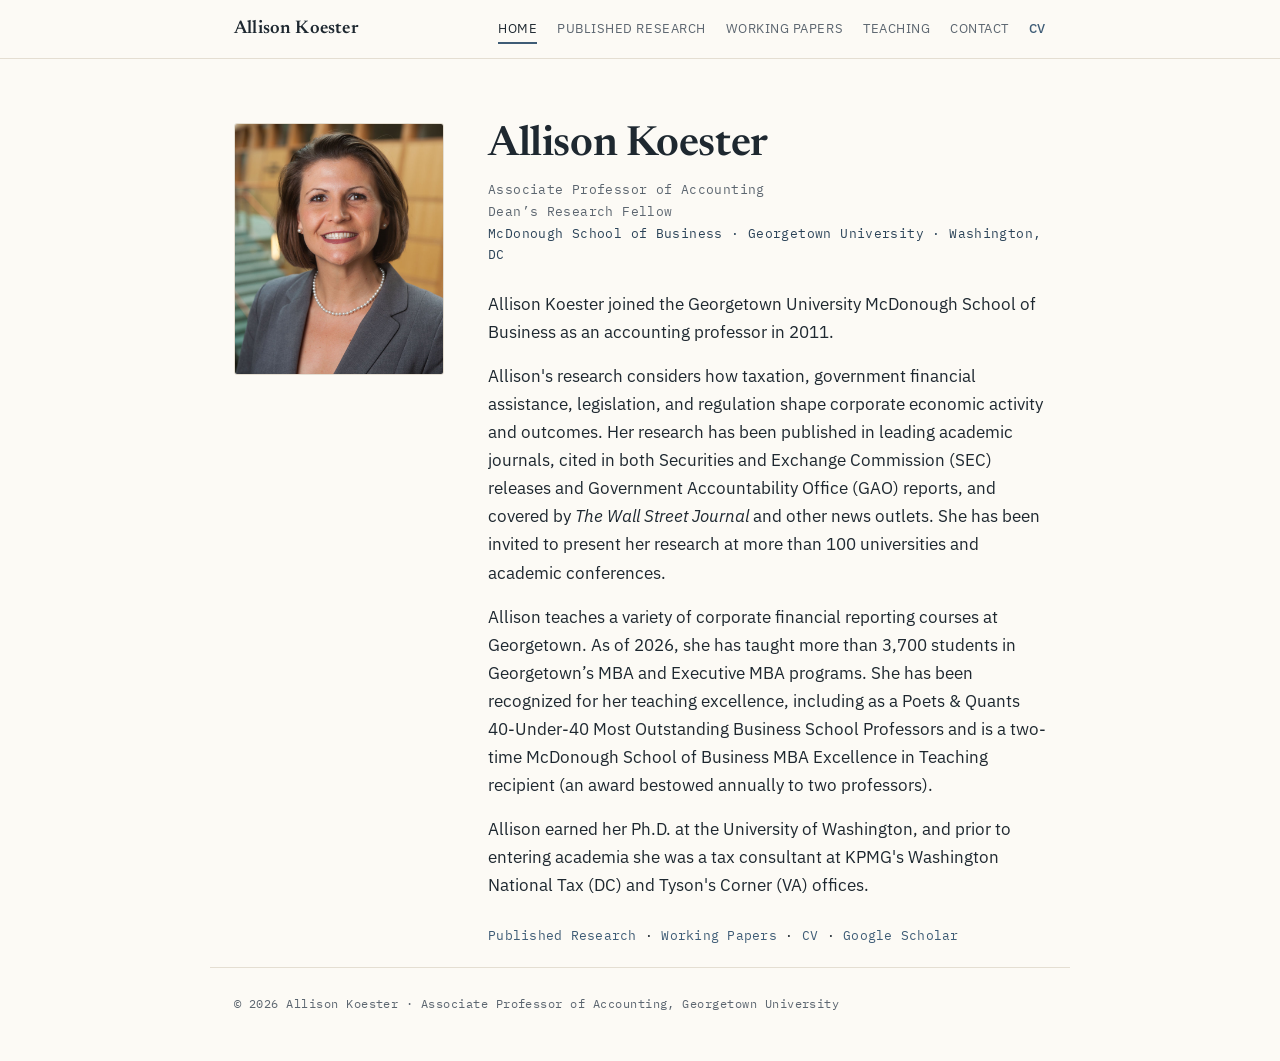
<file: index.html>
<!DOCTYPE html>
<html lang="en">
<head>
<meta charset="UTF-8">
<meta name="viewport" content="width=device-width, initial-scale=1.0">
<meta name="description" content="Allison Koester — Associate Professor of Accounting and Dean's Research Fellow at Georgetown University's McDonough School of Business in Washington, DC.">
<title>Allison Koester</title>
<link rel="preconnect" href="https://fonts.googleapis.com">
<link rel="preconnect" href="https://fonts.gstatic.com" crossorigin>
<link href="https://fonts.googleapis.com/css2?family=Newsreader:ital,opsz,wght@0,6..72,400;0,6..72,500;0,6..72,600;1,6..72,400&family=IBM+Plex+Sans:wght@400;500;600&family=IBM+Plex+Mono:wght@400;500&display=swap" rel="stylesheet">
<link rel="stylesheet" href="styles.css">
</head>
<body>
<header class="nav">
  <div class="nav-inner">
    <a href="index.html" class="brand">Allison Koester</a>
    <nav class="nav-links" aria-label="Primary">
      <a href="index.html" class="active">Home</a>
      <a href="research.html">Published Research</a>
      <a href="working-papers.html">Working Papers</a>
      <a href="teaching.html">Teaching</a>
      <a href="contact.html">Contact</a>
      <a href="CV.pdf" class="cv">CV</a>
    </nav>
  </div>
</header>

<main>
  <section class="hero">
    <div class="portrait">
      <img src="photo.jpg" alt="Allison Koester">
    </div>
    <div>
      <h1>Allison Koester</h1>
      <p class="role">
        Associate Professor of Accounting<br>
        Dean&rsquo;s Research Fellow<br>
        <span class="inst"> McDonough School of Business &middot; Georgetown University &middot; Washington, DC</span>
      </p>
      <div class="bio">
        <p>Allison Koester joined the Georgetown University McDonough School of Business as an accounting professor in 2011. </p>
        <p>Allison's research considers how taxation, government financial assistance, legislation, and regulation shape corporate economic activity and outcomes. 
          Her research has been published in leading academic journals, cited in both Securities and Exchange Commission (SEC) releases and Government Accountability Office (GAO)
          reports, and covered by <em>The Wall Street Journal</em> and other news outlets. She has been invited to present her research at more than 100 universities
          and academic conferences.</p>
        <p>Allison teaches a variety of corporate financial reporting courses at Georgetown. As of 2026, she has taught more than 3,700 students in Georgetown&rsquo;s MBA and 
          Executive MBA programs. She has been recognized for her teaching excellence, including as a Poets &amp; Quants 40-Under-40 Most Outstanding Business 
          School Professors and is a two-time McDonough School of Business MBA Excellence in Teaching recipient (an award bestowed annually to two professors).</p>
        <p>Allison earned her Ph.D. at the University of Washington, and prior to entering academia she was a tax consultant at KPMG's Washington National Tax (DC) and Tyson's Corner (VA) offices.</p>
      </div>
      <p class="quicklinks">
        <a href="research.html">Published Research</a> &middot;
        <a href="working-papers.html">Working Papers</a> &middot;
        <a href="CV.pdf">CV</a> &middot;
        <a href="https://scholar.google.com/citations?user=suxdrxcAAAAJ&amp;hl=en">Google Scholar</a>
      </p>
    </div>
  </section>
</main>

<footer>
  © 2026 Allison Koester &middot; Associate Professor of Accounting, Georgetown University
</footer>
</body>
</html>
</file>
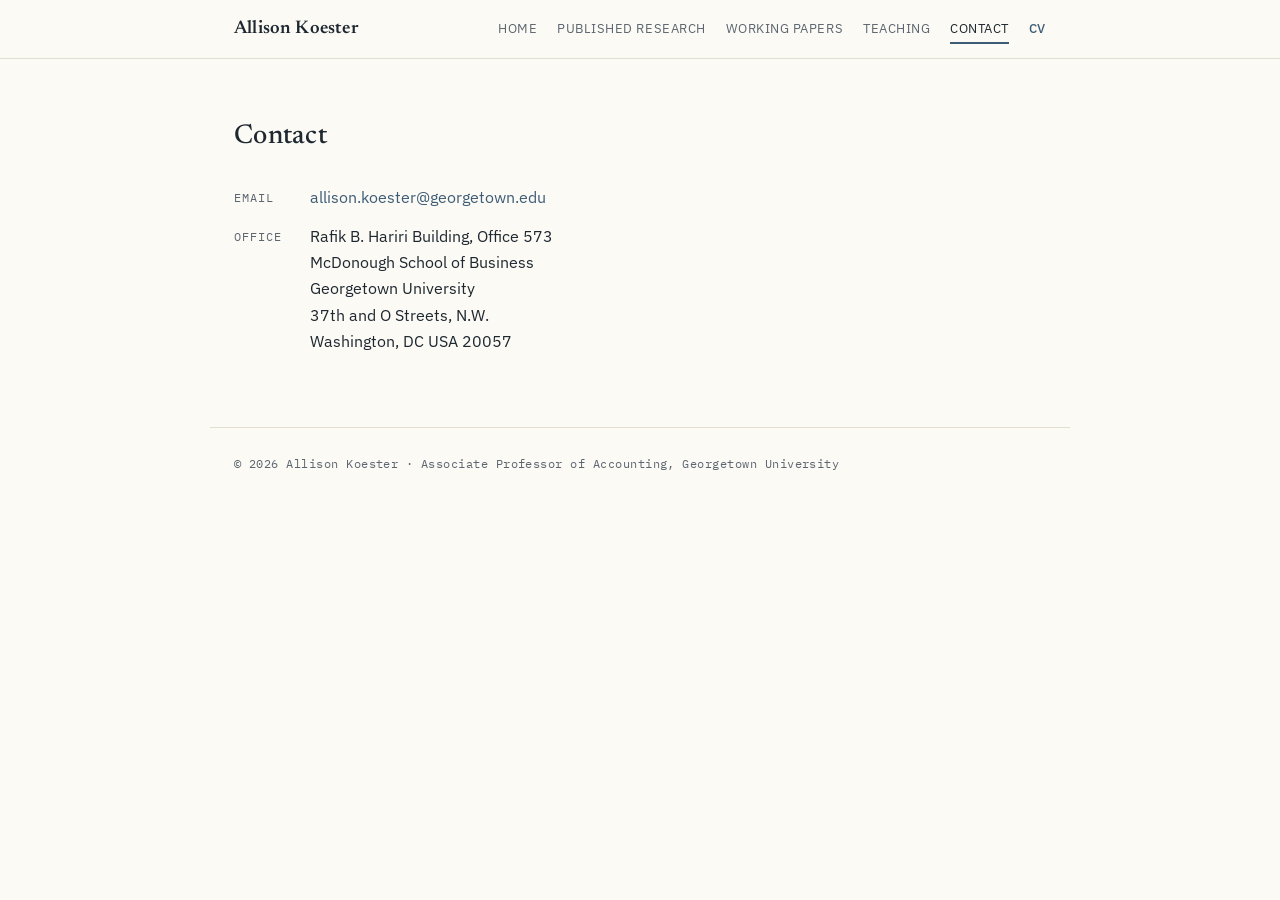
<file: contact.html>
<!DOCTYPE html>
<html lang="en">
<head>
<meta charset="UTF-8">
<meta name="viewport" content="width=device-width, initial-scale=1.0">
<meta name="description" content="Contact Allison Koester, Georgetown University McDonough School of Business.">
<title>Contact — Allison Koester</title>
<link rel="preconnect" href="https://fonts.googleapis.com">
<link rel="preconnect" href="https://fonts.gstatic.com" crossorigin>
<link href="https://fonts.googleapis.com/css2?family=Newsreader:ital,opsz,wght@0,6..72,400;0,6..72,500;0,6..72,600;1,6..72,400&family=IBM+Plex+Sans:wght@400;500;600&family=IBM+Plex+Mono:wght@400;500&display=swap" rel="stylesheet">
<link rel="stylesheet" href="styles.css">
</head>
<body>
<header class="nav">
  <div class="nav-inner">
    <a href="index.html" class="brand">Allison Koester</a>
    <nav class="nav-links" aria-label="Primary">
      <a href="index.html">Home</a>
      <a href="research.html">Published Research</a>
      <a href="working-papers.html">Working Papers</a>
      <a href="teaching.html">Teaching</a>
      <a href="contact.html" class="active">Contact</a>
      <a href="CV.pdf" class="cv">CV</a>
    </nav>
  </div>
</header>

<main>
  <section class="page">
    <h2>Contact</h2>
    <dl class="contact-grid">
      <dt>Email</dt><dd><a href="mailto:allison.koester@georgetown.edu">allison.koester@georgetown.edu</a></dd>
      <dt>Office</dt><dd>Rafik B. Hariri Building, Office 573<br>McDonough School of Business<br>Georgetown University<br>37th and O Streets, N.W. <br>Washington, DC USA 20057</dd>
    </dl>
  </section>
</main>

<footer>
  © 2026 Allison Koester &middot; Associate Professor of Accounting, Georgetown University
</footer>
</body>
</html>
</file>
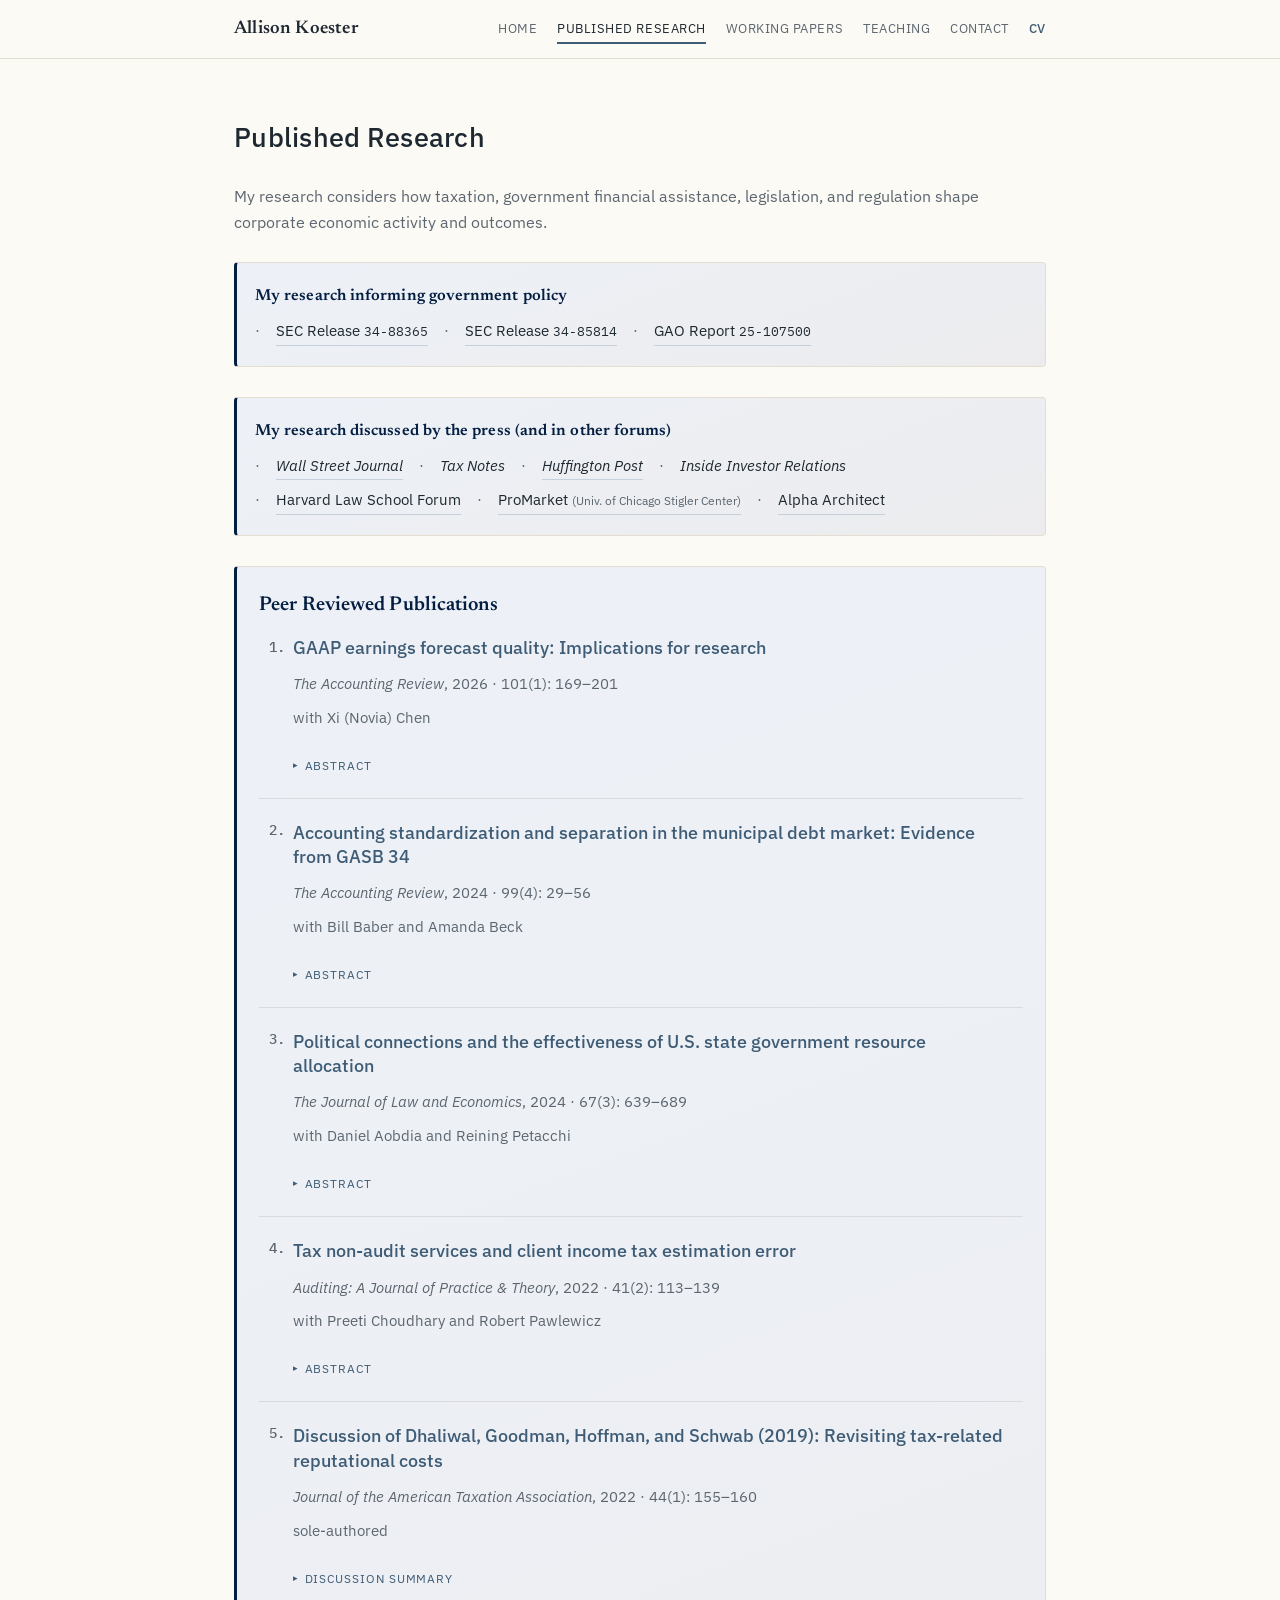
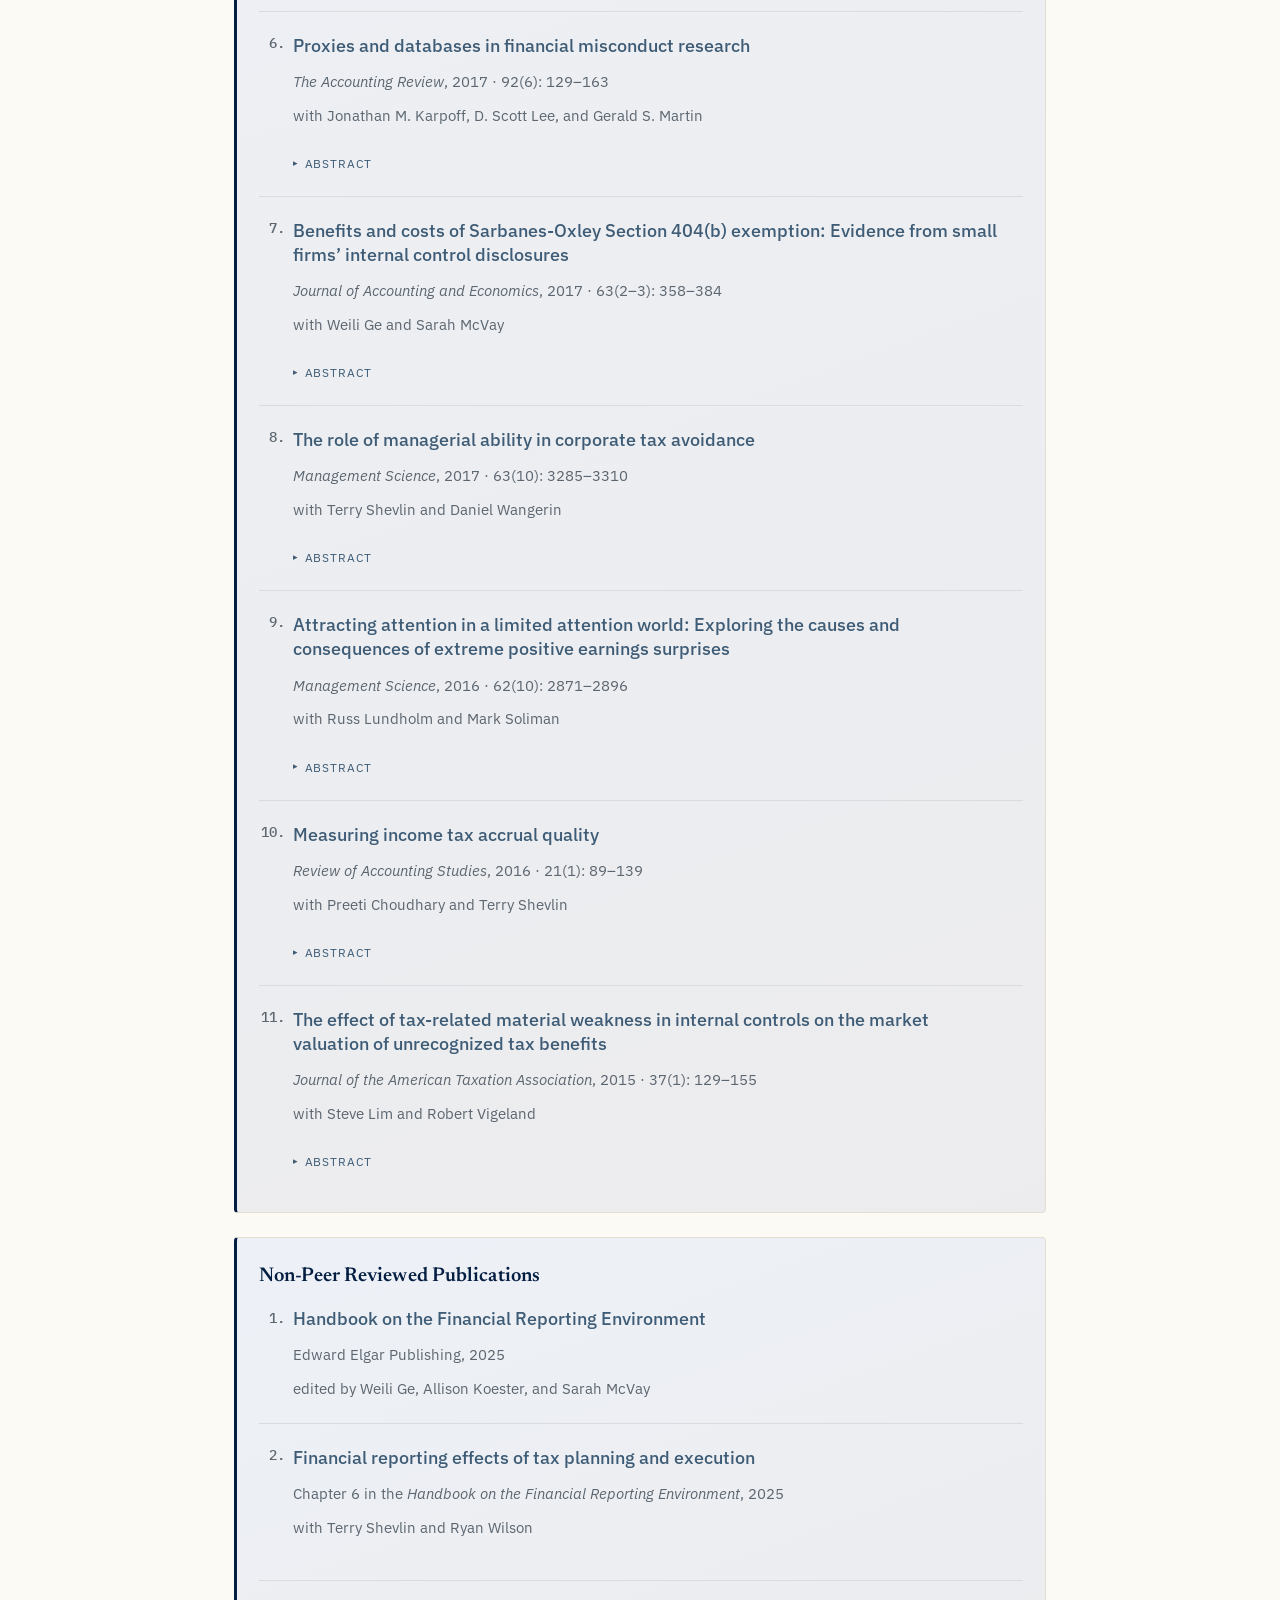
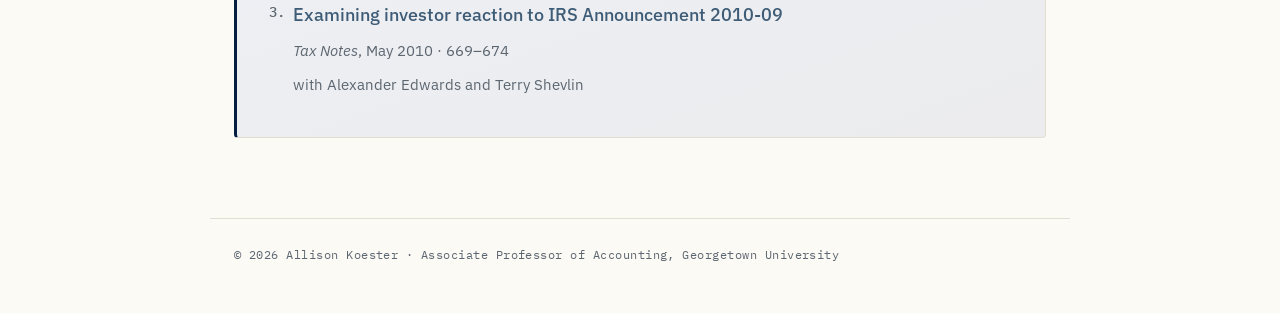
<file: research.html>
<!DOCTYPE html>
<html lang="en">
<head>
<meta charset="UTF-8">
<meta name="viewport" content="width=device-width, initial-scale=1.0">
<meta name="description" content="Peer-reviewed publications of Allison Koester, Georgetown University McDonough School of Business.">
<title>Published Research — Allison Koester</title>
<link rel="preconnect" href="https://fonts.googleapis.com">
<link rel="preconnect" href="https://fonts.gstatic.com" crossorigin>
<link href="https://fonts.googleapis.com/css2?family=Newsreader:ital,opsz,wght@0,6..72,400;0,6..72,500;0,6..72,600;1,6..72,400&family=IBM+Plex+Sans:wght@400;500;600&family=IBM+Plex+Mono:wght@400;500&display=swap" rel="stylesheet">
<link rel="stylesheet" href="styles.css">
<style>
  /* Published Research page: unify all content to a single typeface */
  .page .eyebrow,
  .page h2,
  .page .subhead,
  .page .paper .meta,
  .page .disclosures summary{
    font-family:"IBM Plex Sans",system-ui,sans-serif;
  }
  /* Journal (meta) line: match authors line — same font, size, weight, color */
  .page .paper .meta{
    font-size:.95rem;letter-spacing:normal;color:var(--ink-soft);margin-top:6px;
  }
  .page .paper .meta a{font-family:inherit;font-size:inherit;letter-spacing:normal;}
  /* Paper titles: enlarge relative to authors/meta */
  .page .paper .title{font-size:1.12rem;line-height:1.35;}
  .page .paper .title a{font-weight:500;}
  /* Authors line spacing (now sits below the journal) */
  .page .paper .authors{margin-top:4px;}
  /* Number papers within each subsection; reset at every h2/subhead */
  .page{counter-reset:paperno;}
  .page h2,
  .page h3.subhead{counter-reset:paperno;}
  .page .paper{counter-increment:paperno;position:relative;padding-left:34px;}
  .page .paper::before{
    content:counter(paperno) ".";
    position:absolute;left:0;top:20px;
    font-family:"IBM Plex Mono",monospace;font-size:.85rem;font-weight:500;
    color:var(--ink-soft);width:26px;text-align:right;
  }
  .page .paper:first-of-type::before{top:0;}

  /* Press & Policy strip */
  .pressbar{
    margin:20px 0 30px;padding:14px 18px;
    border:1px solid var(--rule);border-left:3px solid #041E42;
    background:linear-gradient(160deg,#EDF1F7,#ECECEE);
    border-radius:4px;
  }
  .pressbar .pbrow{padding:6px 0;}
  .pressbar .pbrow + .pbrow{border-top:1px solid #D9DBDE;margin-top:8px;padding-top:14px;}
  .pressbar .plabel{
    display:block;font-family:"Newsreader",serif;font-weight:600;font-size:1rem;
    letter-spacing:.005em;text-transform:none;color:#041E42;margin-bottom:10px;
  }
  .pressbar .plogos{
    list-style:none;margin:0;padding:0;
    display:flex;flex-wrap:wrap;gap:8px 16px;
    font-size:.92rem;color:var(--ink);
  }
  .pressbar .plogos li{display:inline-flex;align-items:baseline;gap:5px;}
  .pressbar .plogos li::before{
    content:"\00B7";color:var(--ink-soft);margin-right:11px;
  }
  .pressbar .plogos li:first-child::before{margin-left:0;}
  .pressbar .plogos a{color:var(--ink);text-decoration:none;border-bottom:1px solid #C6D0DB;padding-bottom:1px;}
  .pressbar .plogos a:hover{color:#041E42;border-bottom-color:#041E42;}
  .pressbar .pn{font-family:"IBM Plex Mono",monospace;font-size:.82rem;color:var(--ink-soft);}
  .pressbar .plogos a .pn{color:inherit;}
  .pressbar .psub{font-size:.78rem;color:var(--ink-soft);}
  /* Publications boxes (peer-reviewed / non-peer-reviewed) */
  .pubbox{
    margin:0 0 24px;padding:22px 22px 18px;
    border:1px solid var(--rule);border-left:3px solid #041E42;
    background:linear-gradient(160deg,#EDF1F7,#ECECEE);
    border-radius:4px;
    counter-reset:paperno;
  }
  .pubbox .pubs-head{
    font-family:"Newsreader",serif;font-weight:600;font-size:1.25rem;
    color:#041E42;letter-spacing:.005em;margin:0 0 14px;padding:0;border:none;
  }
  .pubbox .paper{border-top:1px solid #D9DBDE;}
  .pubbox .paper:first-of-type{border-top:none;}
</style>
</head>
<body>
<header class="nav">
  <div class="nav-inner">
    <a href="index.html" class="brand">Allison Koester</a>
    <nav class="nav-links" aria-label="Primary">
      <a href="index.html">Home</a>
      <a href="research.html" class="active">Published Research</a>
      <a href="working-papers.html">Working Papers</a>
      <a href="teaching.html">Teaching</a>
      <a href="contact.html">Contact</a>
      <a href="CV.pdf" class="cv">CV</a>
    </nav>
  </div>
</header>

<main>
  <section class="page">
    <h2>Published Research</h2>
    <p class="section-lead">My research considers how taxation, government financial assistance, legislation, and regulation shape corporate economic activity and outcomes.</p>
    <div class="pressbar">
      <div class="pbrow">
        <span class="plabel">My research informing government policy</span>
        <ul class="plogos">
          <li><a href="https://www.sec.gov/rules/final/2020/34-88365.pdf">SEC Release <span class="pn">34-88365</span></a></li>
          <li><a href="https://www.sec.gov/rules/proposed/2019/34-85814.pdf">SEC Release <span class="pn">34-85814</span></a></li>
          <li><a href="https://www.gao.gov/products/gao-25-107500">GAO Report <span class="pn">25-107500</span></a></li>
        </ul>
      </div>
    </div>

    <div class="pressbar">
      <div class="pbrow">
        <span class="plabel">My research discussed by the press (and in other forums)</span>
        <ul class="plogos">
          <li><a href="https://www.wsj.com/articles/sec-moves-to-ease-accounting-requirements-for-smaller-companies-11557411945"><em>Wall Street Journal</em></a></li>
          <li><em>Tax Notes</em></li>
          <li><a href="http://www.huffingtonpost.com/allison-koester/managers-save-money_b_5226798.html"><em>Huffington Post</em></a></li>
          <li><em>Inside Investor Relations</em></li>
          <li><a href="https://corpgov.law.harvard.edu/2017/06/01/proxies-and-databases-in-financial-misconduct-research/">Harvard Law School Forum</a></li>
          <li><a href="https://promarket.org/who-benefits-when-state-governments-award-incentives-to-politically-connected-companies/">ProMarket <span class="psub">(Univ. of Chicago Stigler Center)</span></a></li>
          <li><a href="https://alphaarchitect.com/2018/01/22/academic-research-insight-results-financial-misconduct-depend-database-one-uses/">Alpha Architect</a></li>
        </ul>
      </div>
    </div>

        <div class="pubbox">
      <h3 class="pubs-head">Peer Reviewed Publications</h3>
      <div class="paper">
      <div class="title"><a href="https://doi.org/10.2308/TAR-2021-0646">GAAP earnings forecast quality: Implications for research</a></div>
      <div class="meta"><em>The Accounting Review</em>, 2026 &middot; 101(1): 169&ndash;201</div>
      <div class="authors">with Xi (Novia) Chen</div>
      <div class="disclosures">
        <details class="abstract"><summary>Abstract</summary><p>We examine the implications of GAAP earnings forecast quality for accounting research. Using a tax law change with an estimable and material GAAP earnings impact, we find that analysts’ GAAP forecasts generally fail to incorporate this impact, whereas investors respond promptly, suggesting that GAAP forecasts omit earnings information deemed relevant by investors and are of low quality. Analyzing quarterly GAAP forecasts from 2004–2019 and classifying GAAP forecasts that equal their street counterparts when GAAP and street actuals differ as low quality, we again find widespread low GAAP forecast quality. Low quality GAAP forecasts affect research inferences: they dampen GAAP earnings response coefficient (ERC) estimates, reduce the explanatory power of GAAP surprises for returns, affect inferences regarding market rewards for meeting-or-beating via exclusions, and understate the extent that GAAP forecasts incorporate exclusion components. We propose two strategies to mitigate the adverse effects of low quality GAAP forecasts on research inferences.</p></details>
        <details class="finding hidden"><summary>Key empirical finding</summary><div class="figure">[Add a figure or table here]</div></details>
      </div>
    </div>

      <div class="paper">
      <div class="title"><a href="https://doi.org/10.2308/TAR-2021-0472">Accounting standardization and separation in the municipal debt market: Evidence from GASB 34</a></div>
      <div class="meta"><em>The Accounting Review</em>, 2024 &middot; 99(4): 29&ndash;56</div>
      <div class="authors">with Bill Baber and Amanda Beck</div>
      <div class="disclosures">
        <details class="abstract"><summary>Abstract</summary><p>Governmental Accounting Standards Board Statement No. 34 (GASB 34, 1999) standardized financial reporting and disclosure requirements for U.S. state and local governments. We interpret debt issuing patterns surrounding GASB 34 implementation as evidence of strategic behavior by governments in anticipation of GASB 34 consequences. Specifically, governments that expected more favorable post-GASB 34 evaluations by municipal bond investors delayed new uninsured debt issues until after, whereas governments that expected less favorable evaluations accelerated debt issues to before, GASB 34 information became publicly available. Governments expecting favorable consequences were more likely than governments expecting adverse consequences to substitute away from insured debt and toward uninsured debt, and to choose new debt financing rather than alternative financing sources following GASB 34. These findings are consistent with the notion that expectations about GASB 34 consequences were realized, and that standardization created through GASB 34 facilitated separation in the municipal debt market.</p></details>
        <details class="finding hidden"><summary>Key empirical finding</summary><div class="figure">[Add a figure or table here]</div></details>
      </div>
    </div>

    <div class="paper">
      <div class="title"><a href="https://doi.org/10.1086/730425">Political connections and the effectiveness of U.S. state government resource allocation</a></div>
      <div class="meta"><em>The Journal of Law and Economics</em>, 2024 &middot; 67(3): 639&ndash;689</div>
      <div class="authors">with Daniel Aobdia and Reining Petacchi</div>
      <div class="disclosures">
        <details class="abstract"><summary>Abstract</summary><p>We find that US state governments allocate economic incentive awards disproportionally to firms that are politically connected to state politicians and that these political connections distort the effectiveness of resource allocation. A connected firm is more than three times more likely than an unconnected firm to receive an incentive award, and the award amount is 51 percent larger. This relation is robust to unexpected gubernatorial departures and close gubernatorial elections for which endogeneity is less of a concern. Importantly, unconnected firms that receive awards generate 1.5–2.0 times greater future job growth, and only awards to unconnected firms are associated with job spillover to other industries and long-run aggregate local economic growth. Connected awards are more likely and larger when politicians’ motives appear self-serving. Collectively these findings suggest that awarding economic incentives to politically connected firms is not an effective use of state taxpayers’ funds.</p></details> 
        <details class="finding hidden"><summary>Key empirical finding</summary><div class="figure">[Add a figure or table here]</div></details>
      </div>
    </div>

    <div class="paper">
      <div class="title"><a href="https://doi.org/10.2308/AJPT-2020-071">Tax non-audit services and client income tax estimation error</a></div>
      <div class="meta"><em>Auditing: A Journal of Practice &amp; Theory</em>, 2022 &middot; 41(2): 113&ndash;139</div>
      <div class="authors">with Preeti Choudhary and Robert Pawlewicz</div>
      <div class="disclosures">
        <details class="abstract"><summary>Abstract</summary><p>The provision of non-audit services (NAS) to audit clients can generate knowledge spillovers that enhance auditors’ judgments or self-review and self-interest threats that impair auditors’ independence. Prior research finds mixed evidence of a relation between tax NAS and clients’ (actual and potential) material GAAP violations in accounting for income taxes. As auditors are likely to avoid material GAAP violations, we re-examine this issue using a measure that reflects immaterial or within-GAAP estimation error in clients’ income tax expense. We find that greater amounts of tax NAS are associated with greater income tax estimation error, consistent with tax NAS threating auditors’ independence. The association is partially offset by auditor expertise and concentrated in engagements where auditors face both self-review and self-interest threats. Our findings inform the ongoing policy debate regarding whether accounting firms should provide tax NAS to their audit clients.</p></details>
        <details class="finding hidden"><summary>Key empirical finding</summary><div class="figure">[Add a figure or table here]</div></details>
      </div>
    </div>

    <div class="paper">
      <div class="title"><a href="https://meridian.allenpress.com/jata/article/44/1/155/479523/Discussion-of-Dhaliwal-Goodman-Hoffman-and-Schwab">Discussion of Dhaliwal, Goodman, Hoffman, and Schwab (2019): Revisiting tax-related reputational costs</a></div>
      <div class="meta"><em>Journal of the American Taxation Association</em>, 2022 &middot; 44(1): 155&ndash;160</div>
      <div class="authors">sole-authored</div>
      <div class="disclosures">
        <details class="abstract"><summary>Discussion Summary</summary><p>Dhaliwal et al. (2022) (hereafter DGHS) examine whether firms incur tax-related reputational costs by focusing on the year 2011 —a period of U.S. socioeconomic unrest characterized by widespread protests. The authors present findings consistent with the media and investors imposing tax-related reputational costs on firms, and firms responding to and managing these tax-related reputational costs. My discussion of DGHS focuses on two primary observations: the validity of 2011 as a setting for identifying tax-related reputational costs, and challenges associated with measuring tax-related reputational costs. DGHS contribute to the taxavoidance literature by furthering our understanding of whether and when tax-related reputational costs exist. More broadly, the paper highlights the need to consider whether, and more importantly why, time-series variation in the relation between dependent and independent variables exists. I applaud the authors for tackling an important research question and introducing key aspects of sociology research into the accounting literature.</p></details>
        <details class="finding hidden"><summary>Key empirical finding</summary><div class="figure">[Add a figure or table here]</div></details>
      </div>
    </div>

    <div class="paper">
      <div class="title"><a href="https://doi.org/10.2308/accr-51766">Proxies and databases in financial misconduct research</a></div>
      <div class="meta"><em>The Accounting Review</em>, 2017 &middot; 92(6): 129&ndash;163</div>
      <div class="authors">with Jonathan M. Karpoff, D. Scott Lee, and Gerald S. Martin</div>
      <div class="disclosures">
        <details class="abstract"><summary>Abstract</summary><p>An extensive literature examines the causes and effects of financial misconduct based on samples drawn from four popular databases that identify restatements, securities class action lawsuits, and Accounting and Auditing Enforcement Releases (AAERs). We show that the results from empirical tests can depend on which database is accessed. To examine the causes of such discrepancies, we compare the information in each database to a detailed sample of 1,243 case histories in which regulators brought enforcement actions for financial misrepresentation. These comparisons allow us to identify, measure, and estimate the economic importance of four features of each database that affect inferences from empirical tests. We show the extent to which each database is subject to these concerns and offer suggestions for researchers using these databases.</p></details>
        <details class="finding hidden"><summary>Key empirical finding</summary><div class="figure">[Add a figure or table here]</div></details>
      </div>
    </div>

    <div class="paper">
      <div class="title"><a href="https://dx.doi.org/10.1016/j.jacceco.2017.01.001">Benefits and costs of Sarbanes-Oxley Section 404(b) exemption: Evidence from small firms&rsquo; internal control disclosures</a></div>
      <div class="meta"><em>Journal of Accounting and Economics</em>, 2017 &middot; 63(2&ndash;3): 358&ndash;384</div>
      <div class="authors">with Weili Ge and Sarah McVay</div>
      <div class="disclosures">
        <details class="abstract"><summary>Abstract</summary><p>We quantify measurable benefits and costs of exempting firms from auditor oversight of internal control effectiveness disclosures.We measure the benefit of exemption as an aggregate $388 million in audit fee savings from 2007–2014. The costs stem from internal control misreporting: an aggregate $719 million of lower operating performance due to non-remediation and a $935 million delay in aggregate market value decline due to the failure to disclose ineffective internal controls. The audit fee savings benefit shareholders of all exempt firms, whereas the costs are borne by shareholders of only a fraction of exempt firms (the internal control misreporters).</p></details>
        <details class="finding hidden"><summary>Key empirical finding</summary><div class="figure">[Add a figure or table here]</div></details>
      </div>
    </div>

    <div class="paper">
      <div class="title"><a href="https://doi.org/10.1287/mnsc.2016.2510">The role of managerial ability in corporate tax avoidance</a></div>
      <div class="meta"><em>Management Science</em>, 2017 &middot; 63(10): 3285&ndash;3310</div>
      <div class="authors">with Terry Shevlin and Daniel Wangerin</div>
      <div class="disclosures">
        <details class="abstract"><summary>Abstract</summary><p>Most prior studies model tax avoidance as a function of firm-level characteristics and do not consider how individual executive characteristics affect tax avoidance. This paper investigates whether executives with superior ability to efficiently manage corporate resources engage in greater tax avoidance. Our results show that moving from the lower to upper quartile of managerial ability is associated with a 3.15% (2.50%) reduction in a firm’s one-year (five-year) cash effective tax rate. We examine how higher-ability managers reduce income tax payments and find that they engage in greater state tax planning activities, shift more income to foreign tax havens, make more research and development credit claims, and make greater investments in assets that generate accelerated depreciation deductions. Identifying a manager characteristic related to firms’ tax policy decisions adds to our understanding of the factors that explain the substantial variation in corporate income tax payments across firms.</p></details>
        <details class="finding hidden"><summary>Key empirical finding</summary><div class="figure">[Add a figure or table here]</div></details>
      </div>
    </div>

    <div class="paper">
      <div class="title"><a href="http://dx.doi.org/10.1287/mnsc.2015.2286">Attracting attention in a limited attention world: Exploring the causes and consequences of extreme positive earnings surprises</a></div>
      <div class="meta"><em>Management Science</em>, 2016 &middot; 62(10): 2871&ndash;2896</div>
      <div class="authors">with Russ Lundholm and Mark Soliman</div>
      <div class="disclosures">
        <details class="abstract"><summary>Abstract</summary><p>We investigate why extreme positive earnings surprises occur and the consequences of these events. We posit that managers know before analysts when extremely good earnings news is developing, but can have incentives to allow the earnings news to surprise the market at the earnings announcement. In particular, managers can use an extreme positive earnings surprise to attract investor attention when they believe their stock is neglected and future performance is expected to be strong. Analysts, who must allocate scarce resources across many firms, can also be inattentive and miss signals that suggest good performance is going to be announced. Using various proxies for extreme positive earnings surprises, management expectations for future performance and desire for attention, and analyst neglect, we find evidence that an extreme positive earnings surprise is a predictable event. These findings are incremental to controlling for a firm’s information environment, earnings volatility, and operating leverage. Finally, we show that extreme positive earnings surprises are a successful method for attracting attention, with significant increases in the number of institutional owners, the number of analysts, and trading volume during the subsequent three years.</p></details>
        <details class="finding hidden"><summary>Key empirical finding</summary><div class="figure">[Add a figure or table here]</div></details>
      </div>
    </div>

    <div class="paper">
      <div class="title"><a href="https://doi.org/10.1007/s11142-015-9336-9">Measuring income tax accrual quality</a></div>
      <div class="meta"><em>Review of Accounting Studies</em>, 2016 &middot; 21(1): 89&ndash;139</div>
      <div class="authors">with Preeti Choudhary and Terry Shevlin</div>
      <div class="disclosures">
        <details class="abstract"><summary>Abstract</summary><p>We develop and validate a measure of tax accrual quality. Tax accrual quality captures variation in the extent to which the income tax accrual maps into income tax-related cash flows, with lower variation indicating a higher quality tax accrual. Low tax accrual quality arises from (1) management estimation error and (2) financial reporting standards that lead to differences between income tax expense and income tax cash flows not captured by deferred tax assets and liabilities. We validate our tax accrual quality measure by showing it is associated with firm characteristics that capture both constructs and by demonstrating it predicts future tax-related restatements and internal control material weaknesses. We illustrate the importance of our measure by showing that investors view tax expense as more informative in firms with better tax accrual quality. Future researchers can use tax accrual quality to address questions related to estimation error in the income tax account.</p></details>
        <details class="finding hidden"><summary>Key empirical finding</summary><div class="figure">[Add a figure or table here]</div></details>
      </div>
    </div>

    <div class="paper">
      <div class="title"><a href="https://dx.doi.org/10.2308/atax-50952">The effect of tax-related material weakness in internal controls on the market valuation of unrecognized tax benefits</a></div>
      <div class="meta"><em>Journal of the American Taxation Association</em>, 2015 &middot; 37(1): 129&ndash;155</div>
      <div class="authors">with Steve Lim and Robert Vigeland</div>
      <div class="disclosures">
        <details class="abstract"><summary>Abstract</summary><p>This paper examines the effect of tax-related material weakness in internal controls (MWIC) over financial reporting investors’ valuation of unrecognized tax benefits (UTBs). Firms are required to record a UTB when their uncertain tax positions are unlikely to be sustained upon tax return audit. While Koester (2012) finds that investors positively value UTBs, we posit that a tax-related MWIC represents information risk in the tax account, reducing the value-relevance of UTBs. We predict that the positive relation between market value of equity and UTBs is attenuated when firms report a tax-related MWIC, and our empirical tests reveal that the relation is completely mitigated in the presence of a tax-related MWIC. Falsification tests confirm that non-taxrelated MWICs do not attenuate the positive relation between market value of equity and UTBs, consistent with tax-related MWICs capturing low information quality specific to the tax account. </p></details>
        <details class="finding hidden"><summary>Key empirical finding</summary><div class="figure">[Add a figure or table here]</div></details>
      </div>
    </div>

    </div>

    <div class="pubbox">
      <h3 class="pubs-head">Non-Peer Reviewed Publications</h3>

    <div class="paper">
      <div class="title"><a href="https://www.e-elgar.com/shop/usd/handbook-on-the-financial-reporting-environment-9781800888678.html">Handbook on the Financial Reporting Environment</a></div>
      <div class="meta">Edward Elgar Publishing, 2025</div>
      <div class="authors">edited by Weili Ge, Allison Koester, and Sarah McVay</div>
    </div>

    <div class="paper">
      <div class="title"><a href="https://ssrn.com/abstract=5023922">Financial reporting effects of tax planning and execution</a></div>
      <div class="meta">Chapter 6 in the <em>Handbook on the Financial Reporting Environment</em>, 2025</div>
      <div class="authors">with Terry Shevlin and Ryan Wilson</div>
      <div class="disclosures">
        <details class="finding hidden"><summary>Abstract</summary><p>[Paste abstract here]</p></details>
        <details class="finding hidden"><summary>Key empirical finding</summary><div class="figure">[Add a figure or table here]</div></details>
      </div>
    </div>

    <div class="paper">
      <div class="title"><a href="https://www.taxnotes.com/tax-notes-transfer-pricing-center/information-reporting/examining-investor-reaction-irs-announcement-2010-09/2010/05/11/jsfb">Examining investor reaction to IRS Announcement 2010-09</a></div>
      <div class="meta"><em>Tax Notes</em>, May 2010 &middot; 669&ndash;674</div>
      <div class="authors">with Alexander Edwards and Terry Shevlin</div>
    </div>
  </div>
  </section>
</main>

<footer>
  © 2026 Allison Koester &middot; Associate Professor of Accounting, Georgetown University
</footer>
</body>
</html>
</file>
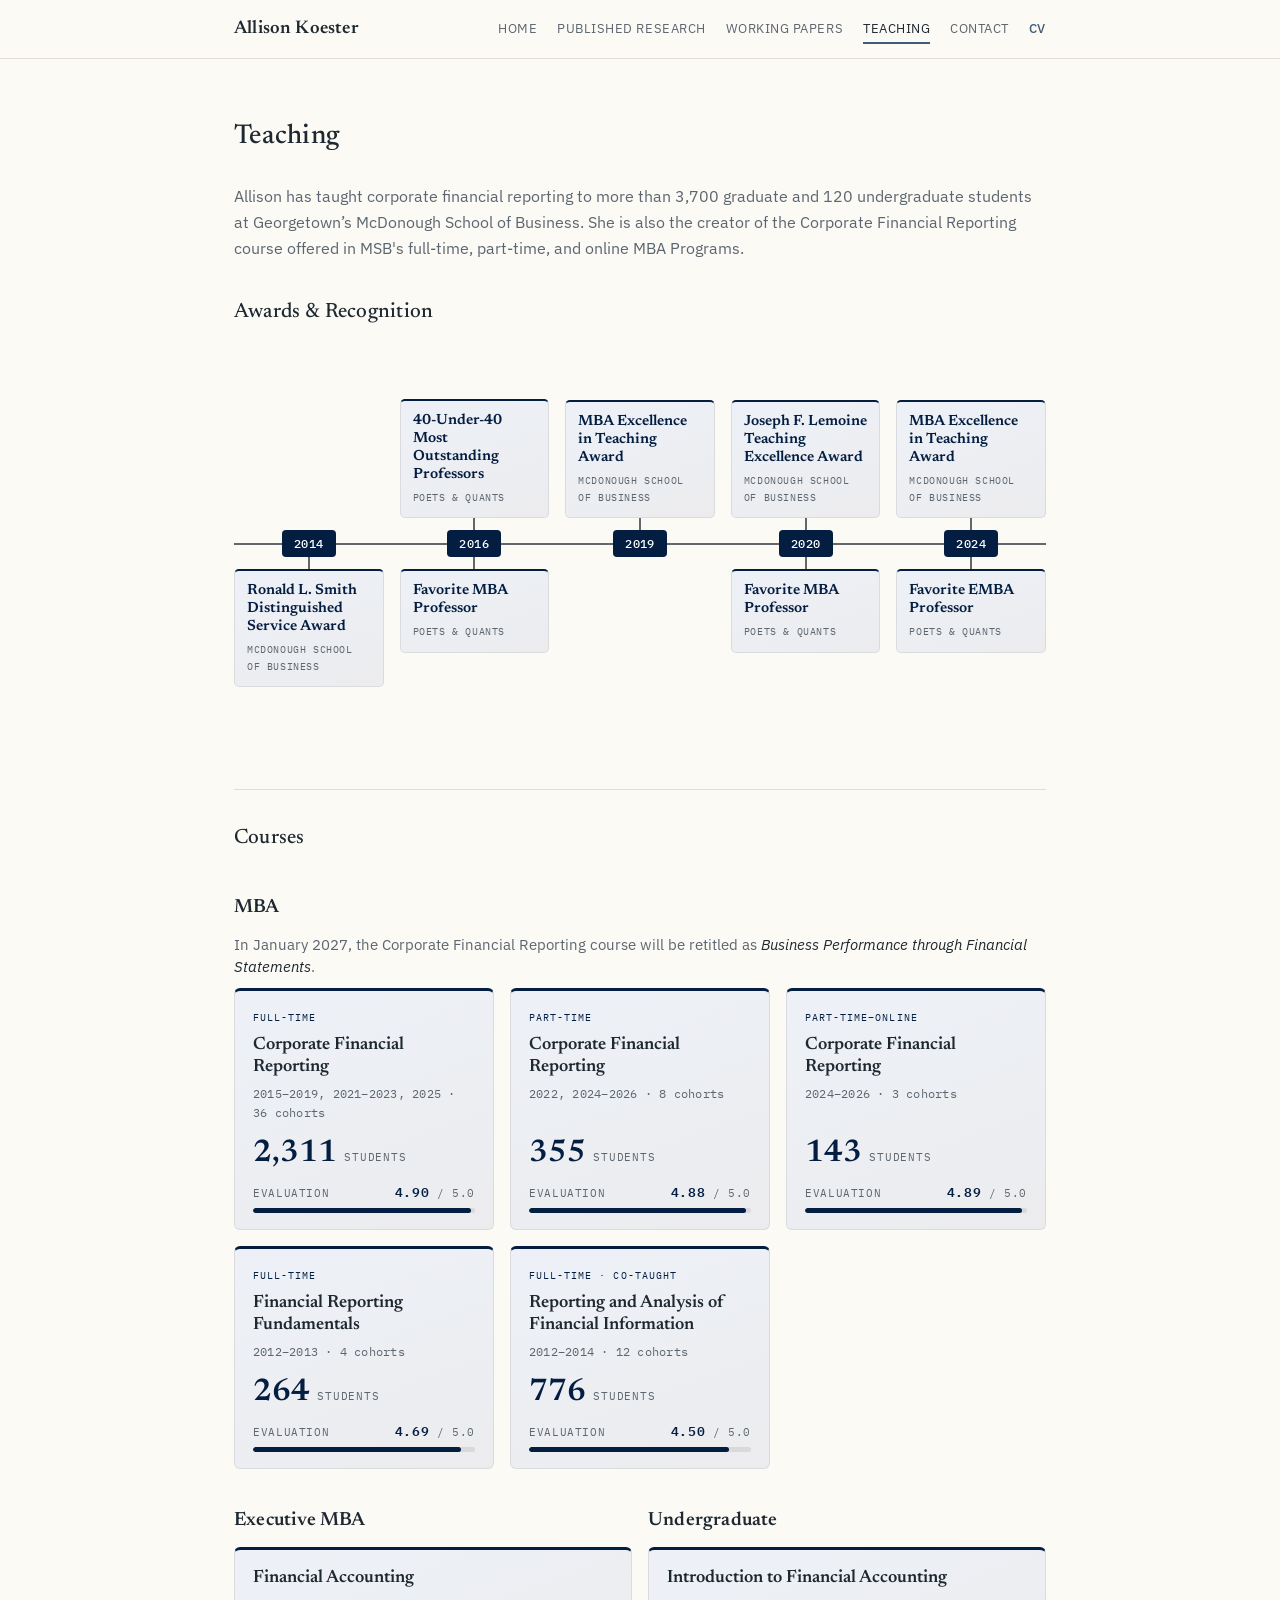
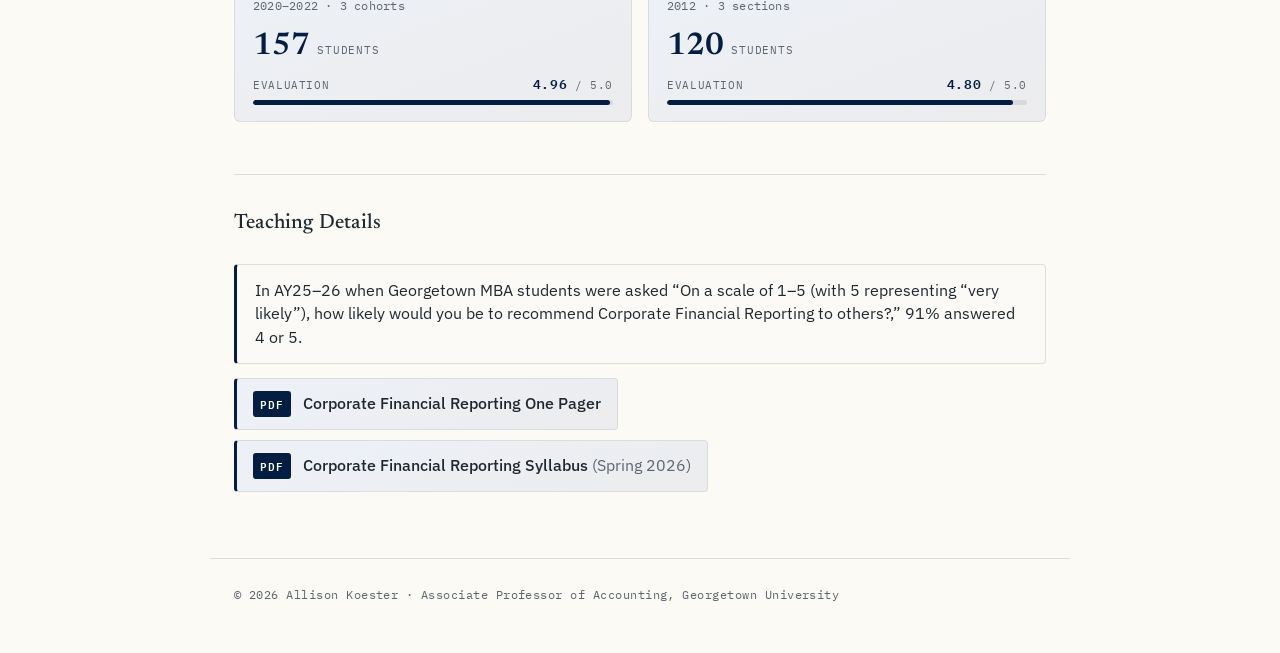
<file: teaching.html>
<!DOCTYPE html>
<html lang="en">
<head>
<meta charset="UTF-8">
<meta name="viewport" content="width=device-width, initial-scale=1.0">
<meta name="description" content="Teaching and teaching awards of Allison Koester, Georgetown University McDonough School of Business.">
<title>Teaching — Allison Koester</title>
<link rel="preconnect" href="https://fonts.googleapis.com">
<link rel="preconnect" href="https://fonts.gstatic.com" crossorigin>
<link href="https://fonts.googleapis.com/css2?family=Newsreader:ital,opsz,wght@0,6..72,400;0,6..72,500;0,6..72,600;1,6..72,400&family=IBM+Plex+Sans:wght@400;500;600&family=IBM+Plex+Mono:wght@400;500&display=swap" rel="stylesheet">
<link rel="stylesheet" href="styles.css">
<style>
  /* Teaching page: course cards */
  .course-grid{
    display:grid;grid-template-columns:repeat(auto-fill,minmax(248px,1fr));
    gap:16px;margin-top:6px;
  }
  .ccard{
    border:1px solid #D9DBDE;
    border-top:3px solid #041E42;
    border-radius:6px;
    padding:18px 18px 16px;
    background:linear-gradient(160deg,#EDF1F7,#ECECEE);
    display:flex;flex-direction:column;min-height:174px;
  }
  .ccard .cprog{
    font-family:"IBM Plex Mono",monospace;font-size:.65rem;letter-spacing:.1em;text-transform:uppercase;
    color:#041E42;margin-bottom:9px;
  }
  .ccard .ctitle{
    font-family:"Newsreader",serif;font-weight:600;font-size:1.12rem;line-height:1.2;
    color:var(--ink);margin-bottom:6px;
  }
  .ccard .cyears{
    font-family:"IBM Plex Mono",monospace;font-size:.72rem;color:var(--ink-soft);letter-spacing:.02em;
  }
  .ccard .cbottom{margin-top:auto;padding-top:16px;}
  .ccard .cstudents{display:flex;align-items:baseline;gap:7px;margin-bottom:12px;}
  .ccard .cstudents .num{font-family:"Newsreader",serif;font-size:1.95rem;font-weight:600;color:#041E42;line-height:1;}
  .ccard .cstudents .lbl{font-family:"IBM Plex Mono",monospace;font-size:.66rem;letter-spacing:.08em;text-transform:uppercase;color:var(--ink-soft);}
  .ccard .crow{
    display:flex;justify-content:space-between;align-items:baseline;
    font-family:"IBM Plex Mono",monospace;font-size:.66rem;letter-spacing:.06em;text-transform:uppercase;
    color:var(--ink-soft);margin-bottom:5px;
  }
  .ccard .crow b{color:#041E42;font-weight:600;font-size:.82rem;}
  .ccard .track{height:5px;background:#D7D9DB;border-radius:3px;overflow:hidden;}
  .ccard .fill{height:100%;background:#041E42;border-radius:3px;}
  .grouplabel{
    font-family:"Newsreader",serif;font-size:1.2rem;font-weight:600;letter-spacing:.01em;
    color:var(--ink);margin:36px 0 10px;
  }
  .retitle-note{
    margin:0 0 10px;font-size:.92rem;color:var(--ink-soft);line-height:1.5;
  }
  .retitle-note em{color:var(--ink);font-style:italic;}
  /* Two-column layout for EMBA + Undergraduate on the same row */
  .group-row{display:grid;grid-template-columns:1fr 1fr;gap:16px;}
  .group-col .grouplabel{margin-top:36px;}
  @media (max-width:640px){
    .group-row{grid-template-columns:1fr;}
  }

  /* Awards timeline */
  .awards-tl-wrap{overflow-x:auto;padding:6px 0 8px;margin-top:14px;}
  .awards-tl{
    display:grid;grid-template-columns:repeat(5,1fr);
    grid-template-rows:minmax(160px,auto) auto minmax(160px,auto);
    column-gap:16px;row-gap:12px;position:relative;min-width:640px;
  }
  .atl-line{grid-row:2;grid-column:1 / -1;height:2px;background:#63666A;align-self:center;}
  .atl-pill{
    grid-row:2;align-self:center;justify-self:center;z-index:2;position:relative;
    background:#041E42;color:#FFFFFF;font-family:"IBM Plex Mono",monospace;font-size:.72rem;font-weight:500;
    letter-spacing:.04em;padding:4px 12px;border-radius:4px;
  }
  .atl-pill::before,.atl-pill::after{content:"";position:absolute;left:50%;transform:translateX(-50%);width:2px;background:#63666A;}
  .atl-pill.up::before,.atl-pill.both::before{bottom:100%;height:12px;}
  .atl-pill.down::after,.atl-pill.both::after{top:100%;height:12px;}
  .atl-card{
    align-self:end;width:100%;position:relative;
    background:linear-gradient(160deg,#EDF1F7,#ECECEE);
    border:1px solid #D9DBDE;border-top:2px solid #041E42;border-radius:5px;padding:11px 12px;
  }
  .atl-card.down{align-self:start;}
  .atl-card .att{font-family:"Newsreader",serif;font-weight:600;font-size:.92rem;line-height:1.22;color:var(--ink);}
  .atl-card .att a{color:#041E42;}
  .atl-card .aorg{font-family:"IBM Plex Mono",monospace;font-size:.63rem;letter-spacing:.06em;text-transform:uppercase;color:var(--ink-soft);margin-top:6px;}

  /* Teaching Details list */
  .teaching-details{list-style:none;margin:14px 0 0;padding:0;}
  .teaching-details li{margin:0 0 10px;}
  .syllabus-link{
    display:inline-flex;align-items:center;gap:12px;
    padding:12px 16px;
    border:1px solid #D9DBDE;border-left:3px solid #041E42;border-radius:4px;
    background:linear-gradient(160deg,#EDF1F7,#ECECEE);
    text-decoration:none;color:var(--ink);
    transition:background .15s ease;
  }
  .syllabus-link:hover{background:linear-gradient(160deg,#E4EBF3,#E3E3E6);}
  .syllabus-link .syl-icon{
    font-family:"IBM Plex Mono",monospace;font-size:.68rem;font-weight:600;
    letter-spacing:.08em;color:#FFFFFF;background:#041E42;
    padding:4px 7px;border-radius:3px;
  }
  .syllabus-link .syl-text{font-family:"IBM Plex Sans",system-ui,sans-serif;font-size:.98rem;font-weight:500;}
  .syllabus-link .syl-sub{font-weight:400;color:var(--ink-soft);}

  /* Evaluation callout under Teaching Details */
  .eval-callout{
    margin:14px 0 0;padding:14px 18px;
    background:#FBFAF6;border:1px solid var(--rule);border-left:3px solid #041E42;border-radius:4px;
    font-size:.98rem;color:var(--ink);line-height:1.5;
  }
</style>
</head>
<body>
<header class="nav">
  <div class="nav-inner">
    <a href="index.html" class="brand">Allison Koester</a>
    <nav class="nav-links" aria-label="Primary">
      <a href="index.html">Home</a>
      <a href="research.html">Published Research</a>
      <a href="working-papers.html">Working Papers</a>
      <a href="teaching.html" class="active">Teaching</a>
      <a href="contact.html">Contact</a>
      <a href="CV.pdf" class="cv">CV</a>
    </nav>
  </div>
</header>

<main>
  <section class="page">
    <h2>Teaching</h2>
    <p class="section-lead">Allison has taught corporate financial reporting to more than 3,700 graduate and 120 undergraduate students at Georgetown&rsquo;s 
      McDonough School of Business. She is also the creator of the Corporate Financial Reporting course offered in MSB's full-time, part-time, and online
      MBA Programs.</p>

    <h3 class="subhead" style="margin-top:34px;border-top:none;padding-top:0;">Awards &amp; Recognition</h3>

    
    <div class="awards-tl-wrap">
    <div class="awards-tl">
      <div class="atl-line"></div>

      <div class="atl-pill down" style="grid-column:1;">2014</div>
      <div class="atl-card down" style="grid-column:1;grid-row:3;" title="Sole faculty recipient, for distinguished service to the MBA class supporting students' academic and professional success.">
        <div class="att"><a href="https://www.georgetown.edu/news/faculty-staff-recognized-for-2013-2014-outstanding-contributions/">Ronald L. Smith Distinguished Service Award</a></div>
        <div class="aorg">McDonough School of Business</div>
      </div>

      <div class="atl-pill both" style="grid-column:2;">2016</div>
      <div class="atl-card up" style="grid-column:2;grid-row:1;" title="Recognized among the world's most outstanding business school professors under age 40.">
        <div class="att"><a href="https://poetsandquants.com/2016/04/13/allison-koester-mcdonough-school-of-business/">40-Under-40 Most Outstanding Professors</a></div>
        <div class="aorg">Poets &amp; Quants</div>
      </div>
      <div class="atl-card down" style="grid-column:2;grid-row:3;" title="Named a favorite MBA professor, noted for teaching students from both CPA and non-business backgrounds.">
        <div class="att"><a href="https://poetsandquants.com/2016/08/17/favorite-business-school-professors-teaching-mbas/">Favorite MBA Professor</a></div>
        <div class="aorg">Poets &amp; Quants</div>
      </div>

      <div class="atl-pill up" style="grid-column:3;">2019</div>
      <div class="atl-card up" style="grid-column:3;grid-row:1;" title="One of two faculty recognized for excellence in teaching and commitment to student learning.">
        <div class="att"><a href="https://msb.georgetown.edu/news-story/mba_awards_2019/">MBA Excellence in Teaching Award</a></div>
        <div class="aorg">McDonough School of Business</div>
      </div>

      <div class="atl-pill both" style="grid-column:4;">2020</div>
      <div class="atl-card up" style="grid-column:4;grid-row:1;" title="Sole recipient of the only business school-wide teaching award for a full-time faculty member.">
        <div class="att"><a href="https://msb.georgetown.edu/news-story/undergraduate-program-virtually-celebrates-graduates-in-awards-ceremony/">Joseph F. Lemoine Teaching Excellence Award</a></div>
        <div class="aorg">McDonough School of Business</div>
      </div>
      <div class="atl-card down" style="grid-column:4;grid-row:3;" title="Named a favorite professor by Georgetown's MBA Class of 2020.">
        <div class="att"><a href="https://poetsandquants.com/2020/06/17/favorite-mba-professors-of-the-class-of-2020/">Favorite MBA Professor</a></div>
        <div class="aorg">Poets &amp; Quants</div>
      </div>

      <div class="atl-pill both" style="grid-column:5;">2024</div>
      <div class="atl-card up" style="grid-column:5;grid-row:1;" title="One of two faculty recognized for excellence in teaching and commitment to student learning.">
        <div class="att"><a href="https://msb.georgetown.edu/news-story/mba-program-honors-graduates-during-inaugural-awards-gala/">MBA Excellence in Teaching Award</a></div>
        <div class="aorg">McDonough School of Business</div>
      </div>
      <div class="atl-card down" style="grid-column:5;grid-row:3;" title="Named a favorite professor by a member of Georgetown's 2024 Best & Brightest EMBA class.">
        <div class="att"><a href="https://poetsandquantsforexecs.com/students/2024-best-brightest-executive-mba-greg-wallig-georgetown-university-mcdonough/">Favorite EMBA Professor</a></div>
        <div class="aorg">Poets &amp; Quants</div>
      </div>
    </div>
    </div>



    <h3 class="subhead">Courses</h3>

    <p class="grouplabel">MBA</p>
    <p class="retitle-note">In January 2027, the Corporate Financial Reporting course will be retitled as <em>Business Performance through Financial Statements</em>.</p>
    <div class="course-grid">

      
      <div class="ccard">
        <div class="cprog">Full-Time</div>
        <div class="ctitle">Corporate Financial Reporting</div>
        <div class="cyears">2015&ndash;2019, 2021&ndash;2023, 2025 &middot; 36 cohorts</div>
        <div class="cbottom">
          <div class="cstudents"><span class="num">2,311</span><span class="lbl">students</span></div>
          <div class="crow"><span>Evaluation</span><span><b>4.90</b> / 5.0</span></div>
          <div class="track"><div class="fill" style="width:98%"></div></div>
        </div>
      </div>

      <div class="ccard">
        <div class="cprog">Part-Time</div>
        <div class="ctitle">Corporate Financial Reporting</div>
        <div class="cyears">2022, 2024&ndash;2026 &middot; 8 cohorts</div>
        <div class="cbottom">
          <div class="cstudents"><span class="num">355</span><span class="lbl">students</span></div>
          <div class="crow"><span>Evaluation</span><span><b>4.88</b> / 5.0</span></div>
          <div class="track"><div class="fill" style="width:97.6%"></div></div>
        </div>
      </div>

      <div class="ccard">
        <div class="cprog">Part-Time&ndash;Online</div>
        <div class="ctitle">Corporate Financial Reporting</div>
        <div class="cyears">2024&ndash;2026 &middot; 3 cohorts</div>
        <div class="cbottom">
          <div class="cstudents"><span class="num">143</span><span class="lbl">students</span></div>
          <div class="crow"><span>Evaluation</span><span><b>4.89</b> / 5.0</span></div>
          <div class="track"><div class="fill" style="width:97.8%"></div></div>
        </div>
      </div>

      <div class="ccard">
        <div class="cprog">Full-Time</div>
        <div class="ctitle">Financial Reporting Fundamentals</div>
        <div class="cyears">2012&ndash;2013 &middot; 4 cohorts</div>
        <div class="cbottom">
          <div class="cstudents"><span class="num">264</span><span class="lbl">students</span></div>
          <div class="crow"><span>Evaluation</span><span><b>4.69</b> / 5.0</span></div>
          <div class="track"><div class="fill" style="width:93.8%"></div></div>
        </div>
      </div>

      <div class="ccard">
        <div class="cprog">Full-Time &middot; Co-Taught</div>
        <div class="ctitle">Reporting and Analysis of Financial Information</div>
        <div class="cyears">2012&ndash;2014 &middot; 12 cohorts</div>
        <div class="cbottom">
          <div class="cstudents"><span class="num">776</span><span class="lbl">students</span></div>
          <div class="crow"><span>Evaluation</span><span><b>4.50</b> / 5.0</span></div>
          <div class="track"><div class="fill" style="width:90%"></div></div>
        </div>
      </div>


    

    </div>

    <div class="group-row">
      <div class="group-col">
        <p class="grouplabel">Executive MBA</p>
        <div class="course-grid">
          <div class="ccard">
            <div class="ctitle">Financial Accounting</div>
            <div class="cyears">2020&ndash;2022 &middot; 3 cohorts</div>
            <div class="cbottom">
              <div class="cstudents"><span class="num">157</span><span class="lbl">students</span></div>
              <div class="crow"><span>Evaluation</span><span><b>4.96</b> / 5.0</span></div>
              <div class="track"><div class="fill" style="width:99.2%"></div></div>
            </div>
          </div>
        </div>
      </div>

      <div class="group-col">
        <p class="grouplabel">Undergraduate</p>
        <div class="course-grid">
          <div class="ccard">
            <div class="ctitle">Introduction to Financial Accounting</div>
            <div class="cyears">2012 &middot; 3 sections</div>
            <div class="cbottom">
              <div class="cstudents"><span class="num">120</span><span class="lbl">students</span></div>
              <div class="crow"><span>Evaluation</span><span><b>4.80</b> / 5.0</span></div>
              <div class="track"><div class="fill" style="width:96%"></div></div>
            </div>
          </div>
        </div>
      </div>
    </div>

    <h3 class="subhead">Teaching Details</h3>
    <p class="eval-callout">In AY25&ndash;26 when Georgetown MBA students were asked &ldquo;On a scale of 1&ndash;5 (with 5 representing &ldquo;very likely&rdquo;), how likely would you be to recommend Corporate Financial Reporting to others?,&rdquo; 91% answered 4 or 5.</p>
    <ul class="teaching-details">
      <li>
        <a href="ACCT-6500-OnePageDescription-20251105.pdf" class="syllabus-link">
          <span class="syl-icon" aria-hidden="true">PDF</span>
          <span class="syl-text">Corporate Financial Reporting One Pager</span>
        </a>
      </li>
      <li>
        <a href="ACCT-6500-Syllabus-Spring2026-FX.pdf" class="syllabus-link">
          <span class="syl-icon" aria-hidden="true">PDF</span>
          <span class="syl-text">Corporate Financial Reporting Syllabus <span class="syl-sub">(Spring 2026)</span></span>
        </a>
      </li>
    </ul>
  </section>
</main>

<footer>
  © 2026 Allison Koester &middot; Associate Professor of Accounting, Georgetown University
</footer>
</body>
</html>
</file>
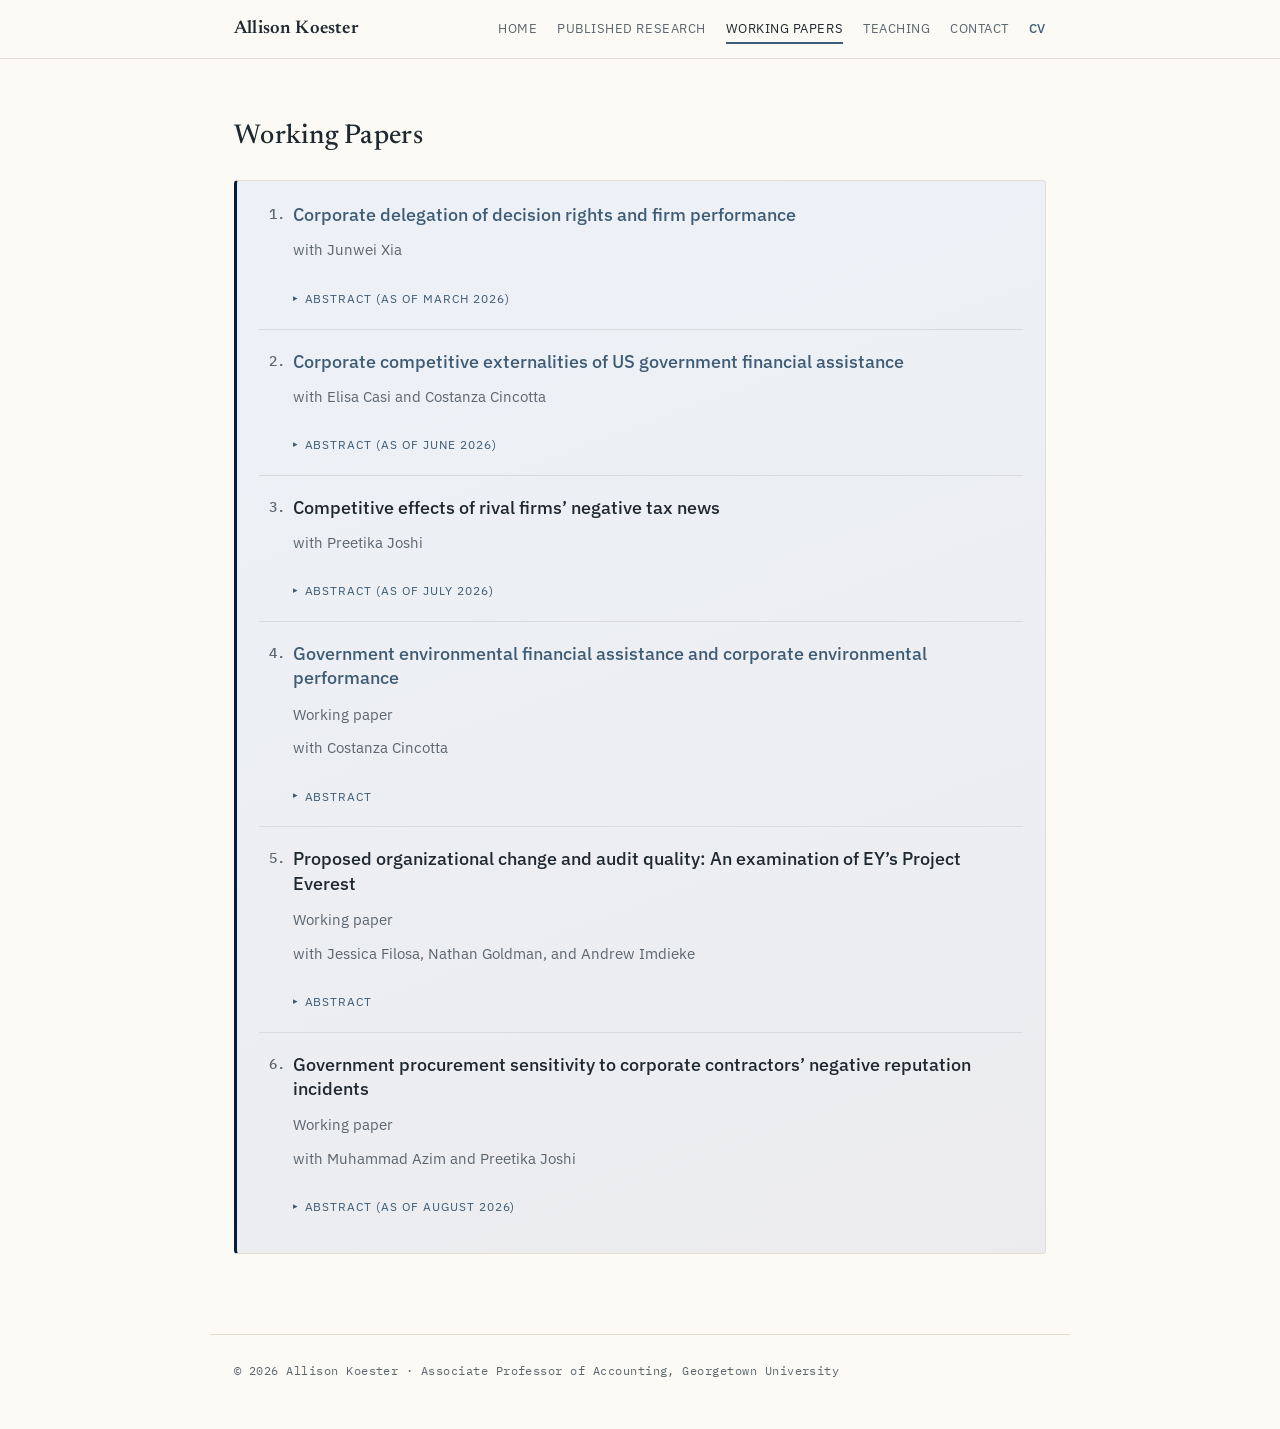
<file: working-papers.html>
<!DOCTYPE html>
<html lang="en">
<head>
<meta charset="UTF-8">
<meta name="viewport" content="width=device-width, initial-scale=1.0">
<meta name="description" content="Working papers of Allison Koester, Georgetown University McDonough School of Business.">
<title>Working Papers — Allison Koester</title>
<link rel="preconnect" href="https://fonts.googleapis.com">
<link rel="preconnect" href="https://fonts.gstatic.com" crossorigin>
<link href="https://fonts.googleapis.com/css2?family=Newsreader:ital,opsz,wght@0,6..72,400;0,6..72,500;0,6..72,600;1,6..72,400&family=IBM+Plex+Sans:wght@400;500;600&family=IBM+Plex+Mono:wght@400;500&display=swap" rel="stylesheet">
<link rel="stylesheet" href="styles.css">
<style>
  /* Working Papers page: match Published Research styling */
  .page h2{font-family:"Newsreader",serif;font-weight:500;font-size:1.7rem;margin:0 0 20px;letter-spacing:.01em;}
  .page .paper .meta{font-family:"IBM Plex Sans",system-ui,sans-serif;font-size:.95rem;letter-spacing:normal;color:var(--ink-soft);margin-top:6px;}
  .page .paper .authors{margin-top:4px;}
  .page .paper .title{font-size:1.12rem;line-height:1.35;}
  .page .paper .title a{font-weight:500;}
  .page .disclosures summary{font-family:"IBM Plex Sans",system-ui,sans-serif;}

  /* Numbered ledger inside the box */
  .pubbox{
    margin:0 0 24px;padding:20px 22px 16px;
    border:1px solid var(--rule);border-left:3px solid #041E42;
    background:linear-gradient(160deg,#EDF1F7,#ECECEE);
    border-radius:4px;
    counter-reset:paperno;
  }
  .pubbox .paper{
    counter-increment:paperno;position:relative;padding:20px 0 20px 34px;
    border-top:1px solid #D9DBDE;
  }
  .pubbox .paper:first-of-type{border-top:none;padding-top:2px;}
  .pubbox .paper::before{
    content:counter(paperno) ".";
    position:absolute;left:0;top:20px;
    font-family:"IBM Plex Mono",monospace;font-size:.85rem;font-weight:500;
    color:var(--ink-soft);width:26px;text-align:right;
  }
  .pubbox .paper:first-of-type::before{top:2px;}

</style>
</head>
<body>
<header class="nav">
  <div class="nav-inner">
    <a href="index.html" class="brand">Allison Koester</a>
    <nav class="nav-links" aria-label="Primary">
      <a href="index.html">Home</a>
      <a href="research.html">Published Research</a>
      <a href="working-papers.html" class="active">Working Papers</a>
      <a href="teaching.html">Teaching</a>
      <a href="contact.html">Contact</a>
      <a href="CV.pdf" class="cv">CV</a>
    </nav>
  </div>
</header>

<main>
  <section class="page">
    <h2>Working Papers</h2>    <div class="pubbox">
      <div class="paper">
      <div class="title"><a href="https://papers.ssrn.com/sol3/papers.cfm?abstract_id=4473848">Corporate delegation of decision rights and firm performance</a></div>
      <div class="authors">with Junwei Xia</div>
      <div class="disclosures">
        <details class="abstract"><summary>Abstract (as of March 2026)</summary><p>
Despite the importance of internal decision-making for corporate outcomes, we know
little about the role of within-firm delegation of decision rights. We use confidential survey data
from manufacturing firms to examine whether the extent to which decision rights are delegated
from central headquarters to local plant managers is associated with firms’ financial performance.
While firms’ overall level of delegation is unassociated with performance, the extent of delegating
employee hiring and customer-related sales and marketing decisions is positively associated with
financial performance, consistent with delegation being more beneficial when decisions rely on
local tacit information that is difficult to transfer to headquarters. In contrast, greater delegation of
capital investment and new product introduction decisions is negatively associated with financial
performance, consistent with delegation being costly when decisions require centralized
coordination and oversight. Cross-sectional tests provide evidence that information transfer
frictions, the value of local knowledge, agency conflicts, and the economic importance of the
decision delegated moderate the relation between firm performance and delegation of certain types
of decisions in expected ways. Collectively, our findings demonstrate that the relation between
decision rights delegation and financial performance does not follow a “one size fits all” model,
consistent with delegation not being a monolithic governance choice.</p></details>
        <details class="finding hidden"><summary>Key empirical finding</summary><div class="figure">[Add a figure or table here]</div></details>
      </div>
    </div>

    <div class="paper">
      <div class="title"><a href="https://papers.ssrn.com/abstract=6995458">Corporate competitive externalities of US government financial assistance</a></div>
      <div class="authors">with Elisa Casi and Costanza Cincotta</div>
      <div class="disclosures">
        <details class="abstract"><summary>Abstract (as of June 2026)</summary><p>
We investigate the competitive consequences of government financial assistance by
examining non-assisted firms operating in the same product market as assisted firms. Using a
novel dataset of U.S. federal, state, and local government assistance to U.S. public firms, we find
that increases in government assistance to competitors are associated with a 12.2% decrease in nonassisted
firms’ financial performance. The decline in financial performance is driven by decreasing
revenues and increasing research and development expenses. Results are more pronounced for
financially constrained firms, and concentrated in permanent government assistance in the form of
cash grants, cost reimbursements, and tax abatements/credits rather than temporary assistance in
the form of loans. We further show that greater competitor assistance is associated with a 5.1%
decline in market share, particularly in less competitive markets. Overall, the evidence indicates
that government assistance generates negative competitive externalities for non-assisted firms -
a potentially unintended and previously unexplored consequence of government intervention that
benefits some firms at the competitive expense of others.</p></details>
        <details class="finding hidden"><summary>Key empirical finding</summary><div class="figure">[Add a figure or table here]</div></details>
      </div>
    </div>

    <div class="paper">
      <div class="title">Competitive effects of rival firms&rsquo; negative tax news</div>
      <div class="authors">with Preetika Joshi</div>
      <div class="disclosures">
        <details class="abstract"><summary>Abstract (as of July 2026)</summary><p>
We examine the competitive effects of firms’ publicly disclosed negative tax news incidents. Survey evidence indicates that executives seek to avoid 
negative corporate tax news due to expectations of negative stakeholder perceptions, with executives most concerned about customer stakeholders. 
Using transaction-level retail consumer purchases data, we find that following a severe negative tax news incident a firm’s sales decrease by 8.3 percent 
while its competitor firms’ sales increase by 8.2 percent. These findings are consistent with consumers substituting away from affected firm brands and 
towards competitor firm brands after a negative tax news incident and highlight the revenue implications for both affected and competitor firms. 
Heterogeneity analyses reveal that these relations are stronger when there is greater firm-brand name similarity and are concentrated in subsamples where 
the affected firm receives greater consumer attention following the negative incident, consistent with saliency as a necessary condition for a consumer response. 
Results are also concentrated in product markets classified as discretionary and in product markets where the affected firm is not dominant, consistent with 
retail consumers being more responsive to substitution when switching frictions are lower. Greater substitution towards competitor firm brands occurs in counties 
with higher educational attainment, income levels, and Democratic-affiliated residents, consistent with consumer responses driven by heterogeneous preferences 
within geographic markets. Our findings regarding the competitive effects of rival firms’ negative tax-related news incidents contribute to the ongoing debate 
as to whether reputation costs impose meaningful discipline on corporate tax behavior.</p></details>
        <details class="finding hidden"><summary>Key empirical finding</summary><div class="figure">[Add a figure or table here]</div></details>
      </div>
    </div>

    <div class="paper">
      <div class="title"><a href="https://aaahq.org/portals/0/documents/meetings/2026/ATA/3.02%20-%20Government%20Environmental%20Financial%20Assistance%20and%20Corporate%20Environmental%20Performance.pdf">Government environmental financial assistance and corporate environmental performance</a></div>
      <div class="meta">Working paper</div>
      <div class="authors">with Costanza Cincotta</div>
      <div class="disclosures">
        <details class="abstract"><summary>Abstract</summary><p>
The paper is currently under revision. An updated version will be posted soon.</p></details>
        <details class="finding hidden"><summary>Key empirical finding</summary><div class="figure">[Add a figure or table here]</div></details>
      </div>
    </div>

    <div class="paper">
      <div class="title">Proposed organizational change and audit quality: An examination of EY&rsquo;s Project Everest</div>
      <div class="meta">Working paper</div>
      <div class="authors">with Jessica Filosa, Nathan Goldman, and Andrew Imdieke</div>
      <div class="disclosures">
        <details class="abstract"><summary>Abstract</summary><p>
The paper is currently under revision. An updated version will be posted soon.</p></details>
        <details class="finding hidden"><summary>Key empirical finding</summary><div class="figure">[Add a figure or table here]</div></details>
      </div>
    </div>

    <div class="paper">
      <div class="title">Government procurement sensitivity to corporate contractors&rsquo; negative reputation incidents</div>
      <div class="meta">Working paper</div>
      <div class="authors">with Muhammad Azim and Preetika Joshi</div>
      <div class="disclosures">
        <details class="abstract"><summary>Abstract (as of August 2026)</summary><p>
We examine whether governments reduce procurement from corporate contractors
involved in publicly disclosed incidents that pose reputational risk. Using a novel dataset
that includes more than seven thousand firms contracting with governments in more than
200 countries from 2011 through 2022, we exploit changes in firm-country-pair contracting
over time and find that contractor reputational risk incidents are associated with subsequent
reductions in government procurement. This negative association is present at both the extensive
margin (the likelihood a firm holds any government contract) and the intensive margin
(procurement amounts among continuing contractors). We also find that procurement
decreases are larger in countries with stronger governance institutions and greater societal
trust, with some evidence the negative relation is attenuated where citizens report greater
confidence in their government and amplified where citizens are less tolerant of bribery.
These findings extend evidence on reputational penalties to the public procurement setting
and suggest that governments serve as a disciplining mechanism for contractor conduct.</p></details>
        <details class="finding hidden"><summary>Key empirical finding</summary><div class="figure">[Add a figure or table here]</div></details>
      </div>
    </div>
    </div>
  </section>
</main>

<footer>
  © 2026 Allison Koester &middot; Associate Professor of Accounting, Georgetown University
</footer>
</body>
</html>
</file>
<file: styles.css>
:root{
  --paper:#FCFAF5;
  --paper-2:#F6F2E9;
  --ink:#1E2830;
  --ink-soft:#5C6670;
  --accent:#3E5C76;
  --accent-deep:#2C4459;
  --rule:#E4DED2;
  --tag-bg:#EEEAE0;
  --maxw:860px;
}
*{box-sizing:border-box;}
html{scroll-behavior:smooth;}
@media (prefers-reduced-motion: reduce){ html{scroll-behavior:auto;} }
body{
  margin:0;
  background:var(--paper);
  color:var(--ink);
  font-family:"IBM Plex Sans",system-ui,sans-serif;
  font-size:17px;
  line-height:1.65;
  -webkit-font-smoothing:antialiased;
}
a{color:var(--accent);text-decoration:none;}
a:hover{color:var(--accent-deep);text-decoration:underline;text-underline-offset:2px;}
a:focus-visible{outline:2px solid var(--accent);outline-offset:2px;border-radius:2px;}

/* ---------- nav ---------- */
header.nav{
  position:sticky;top:0;z-index:20;
  background:color-mix(in srgb, var(--paper) 92%, transparent);
  backdrop-filter:blur(6px);
  border-bottom:1px solid var(--rule);
}
.nav-inner{
  max-width:var(--maxw);margin:0 auto;padding:14px 24px;
  display:flex;align-items:baseline;justify-content:space-between;gap:18px;flex-wrap:wrap;
}
.brand{
  font-family:"Newsreader",serif;font-weight:600;font-size:1.15rem;letter-spacing:.01em;
  color:var(--ink);white-space:nowrap;
}
.brand:hover{text-decoration:none;color:var(--ink);}
.nav-links{display:flex;gap:20px;flex-wrap:wrap;align-items:baseline;}
.nav-links a{
  font-size:.82rem;letter-spacing:.04em;text-transform:uppercase;color:var(--ink-soft);
}
.nav-links a:hover{color:var(--accent-deep);text-decoration:none;}
.nav-links a.cv{color:var(--accent);font-weight:500;}
.nav-links a.active{color:var(--ink);border-bottom:2px solid var(--accent);padding-bottom:2px;}

/* ---------- layout ---------- */
main{max-width:var(--maxw);margin:0 auto;padding:0 24px;}
.page{padding:56px 0;}
.eyebrow{
  font-family:"IBM Plex Mono",monospace;font-size:.72rem;letter-spacing:.16em;
  text-transform:uppercase;color:var(--accent);margin:0 0 22px;
}
h2{
  font-family:"Newsreader",serif;font-weight:500;font-size:1.7rem;
  margin:0 0 24px;letter-spacing:.01em;
}
.subhead{
  font-family:"Newsreader",serif;font-weight:500;font-size:1.3rem;
  margin:52px 0 22px;padding-top:32px;border-top:1px solid var(--rule);letter-spacing:.01em;
}

/* ---------- hero / about ---------- */
.hero{padding:64px 0 8px;display:grid;grid-template-columns:210px 1fr;gap:44px;align-items:start;}
.portrait{
  width:210px;height:252px;border-radius:3px;overflow:hidden;
  background:linear-gradient(160deg,var(--paper-2),#EAE4D7);
  border:1px solid var(--rule);
}
.portrait img{width:100%;height:100%;object-fit:cover;display:block;}
.hero h1{
  font-family:"Newsreader",serif;font-weight:600;font-size:2.6rem;line-height:1.1;
  margin:0 0 10px;letter-spacing:-.01em;
}
.role{
  font-family:"IBM Plex Mono",monospace;font-size:.8rem;line-height:1.7;letter-spacing:.03em;
  color:var(--ink-soft);margin:0 0 24px;
}
.role .inst{color:var(--accent-deep);}
.bio p{margin:0 0 16px;}
.bio p:last-child{margin-bottom:0;}
.quicklinks{
  margin-top:26px;font-family:"IBM Plex Mono",monospace;font-size:.8rem;letter-spacing:.02em;
}

/* ---------- paper ledger ---------- */
.paper{
  padding:22px 0;border-top:1px solid var(--rule);
  display:grid;grid-template-columns:1fr auto;gap:6px 20px;
}
.paper:first-of-type{border-top:none;padding-top:0;}
.paper .title{font-weight:500;grid-column:1;}
.paper .authors{grid-column:1;color:var(--ink-soft);font-size:.95rem;margin-top:2px;}
.paper .meta{
  grid-column:1;font-family:"IBM Plex Mono",monospace;font-size:.78rem;
  color:var(--ink-soft);letter-spacing:.02em;margin-top:6px;line-height:1.5;
}
.paper .meta a{font-family:inherit;}
.paper .feat{grid-column:1;font-size:.85rem;font-style:italic;color:var(--ink-soft);margin-top:5px;}
.tag{
  grid-column:2;grid-row:1;align-self:start;justify-self:end;
  font-family:"IBM Plex Mono",monospace;font-size:.66rem;letter-spacing:.08em;
  text-transform:uppercase;padding:3px 9px;border-radius:2px;white-space:nowrap;
  background:var(--tag-bg);color:var(--ink-soft);border:1px solid var(--rule);
}
.tag.pub{background:#E4EBEF;color:var(--accent-deep);border-color:#CBD9E2;}
.tag.rr{background:#EFEAE0;color:#7A5A2E;border-color:#E1D4BC;}

/* ---------- disclosure toggles (abstract / key finding) ---------- */
.hidden{display:none;}
.disclosures{
  grid-column:1 / -1;margin-top:12px;
  display:flex;flex-wrap:wrap;gap:6px 26px;align-items:flex-start;
}
.disclosures details{flex:0 0 auto;}
.disclosures details[open]{flex:1 1 100%;}
.disclosures summary{
  font-family:"IBM Plex Mono",monospace;font-size:.72rem;letter-spacing:.08em;text-transform:uppercase;
  color:var(--accent);cursor:pointer;list-style:none;display:inline-flex;align-items:center;gap:6px;
  user-select:none;
}
.disclosures summary::-webkit-details-marker{display:none;}
.disclosures summary::before{content:"\25B8";display:inline-block;transition:transform .15s ease;font-size:.8em;}
.disclosures details[open] summary::before{transform:rotate(90deg);}
.disclosures summary:hover{color:var(--accent-deep);}
.disclosures details > p,
.disclosures .figure{
  margin:12px 0 4px;font-size:.95rem;color:var(--ink);
  padding:14px 18px;background:var(--paper-2);border-radius:3px;border:1px solid var(--rule);
}
.disclosures .figure{width:100%;}
.disclosures .figure img{max-width:100%;height:auto;display:block;margin:0 auto;border:1px solid var(--rule);border-radius:3px;}
.disclosures .figure figcaption,
.disclosures .figure .caption{margin-top:10px;font-size:.85rem;font-style:italic;color:var(--ink-soft);text-align:center;}
.disclosures .figure table{border-collapse:collapse;width:100%;font-size:.9rem;}
.disclosures .figure th,
.disclosures .figure td{border:1px solid var(--rule);padding:6px 10px;text-align:left;}
.disclosures .figure th{background:#EAE4D7;font-weight:600;}

.section-lead{margin:0 0 26px;color:var(--ink-soft);font-size:.98rem;}
.section-lead a{white-space:nowrap;}

/* ---------- teaching ---------- */
.course{padding:16px 0;border-top:1px solid var(--rule);}
.course:first-of-type{border-top:none;padding-top:0;}
.course .cname{font-weight:500;}
.course .cnote{color:var(--ink-soft);font-size:.95rem;}
.course .cstats{
  font-family:"IBM Plex Mono",monospace;font-size:.76rem;color:var(--ink-soft);
  letter-spacing:.02em;margin-top:6px;line-height:1.5;
}
.prog{
  font-family:"IBM Plex Mono",monospace;font-size:.72rem;letter-spacing:.1em;text-transform:uppercase;
  color:var(--accent);margin:30px 0 4px;
}
.recognition{margin-top:26px;font-size:.95rem;color:var(--ink-soft);}
.recognition strong{color:var(--ink);font-weight:500;}
.award{padding:18px 0;border-top:1px solid var(--rule);}
.award:first-of-type{border-top:none;padding-top:0;}
.award .ayear{font-family:"IBM Plex Mono",monospace;font-size:.78rem;color:var(--accent);letter-spacing:.03em;}
.award .aname{font-weight:500;}
.award .adesc{color:var(--ink-soft);font-size:.94rem;margin-top:5px;}
.award .adesc a{white-space:normal;}

/* ---------- contact ---------- */
.contact-grid{display:grid;grid-template-columns:auto 1fr;gap:12px 28px;font-size:1rem;max-width:620px;}
.contact-grid dt{font-family:"IBM Plex Mono",monospace;font-size:.74rem;letter-spacing:.08em;text-transform:uppercase;color:var(--ink-soft);padding-top:4px;}
.contact-grid dd{margin:0;}

footer{
  max-width:var(--maxw);margin:0 auto;padding:26px 24px 48px;
  border-top:1px solid var(--rule);
  font-family:"IBM Plex Mono",monospace;font-size:.74rem;letter-spacing:.04em;
  color:var(--ink-soft);
}

@media (max-width:640px){
  .hero{grid-template-columns:1fr;gap:24px;padding-top:44px;}
  .portrait{width:160px;height:192px;}
  .hero h1{font-size:2.1rem;}
  .nav-inner{padding:12px 20px;}
  main{padding:0 20px;}
}
</file>
